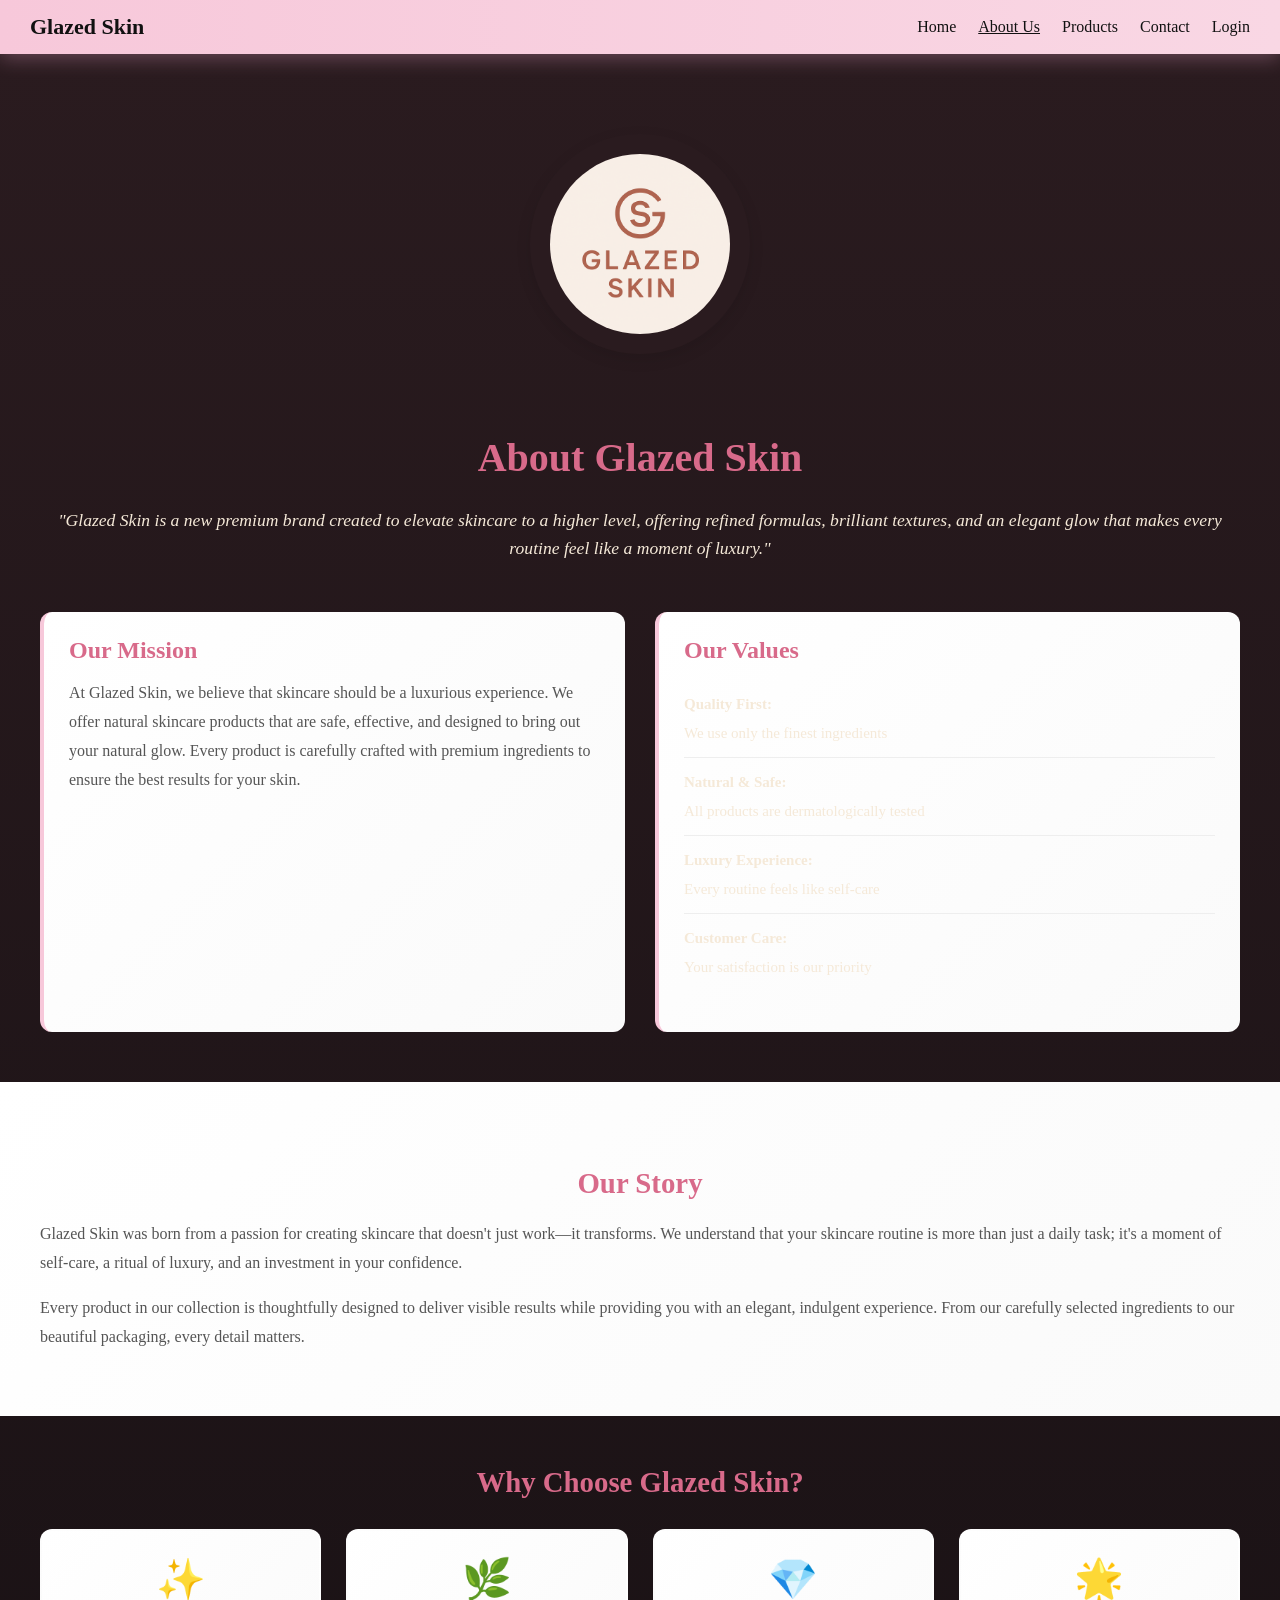
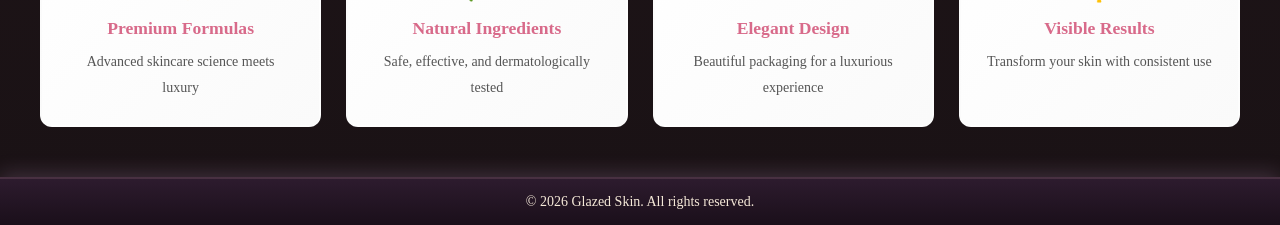
<file: about.html>
<!doctype html>
<html lang="sq">
<head>
  <meta charset="utf-8">
  <meta name="viewport" content="width=device-width,initial-scale=1">
  <title>Glazed Skin - About Us</title>
  <link rel="stylesheet" href="variables.css">
  <link rel="stylesheet" href="about.css">
</head> 
<body>
<header class="site-header">
  <nav class="nav">
    <div class="brand">Glazed Skin</div>
    <div>
      <a href="index.html">Home</a>
      <a href="about.html" class="active">About Us</a>
      <a href="products.html">Products</a>
      <a href="contact.html">Contact</a>
      <a href="login.html">Login</a>
    </div>
  </nav>
</header>

<div class="container">
  <section class="about-section">
    <img src="logo.png" alt="Glazed Skin Logo" class="logo-img">
  </section>
  
  <h1>About Glazed Skin</h1>
  
  <h3>"Glazed Skin is a new premium brand created to elevate skincare to a higher level, offering refined formulas, brilliant textures, and an elegant glow that makes every routine feel like a moment of luxury."</h3>
  
  <div class="content-grid">
    <div class="content-box">
      <h2>Our Mission</h2>
      <p>At Glazed Skin, we believe that skincare should be a luxurious experience. We offer natural skincare products that are safe, effective, and designed to bring out your natural glow. Every product is carefully crafted with premium ingredients to ensure the best results for your skin.</p>
    </div>
    
    <div class="content-box">
      <h2>Our Values</h2>
      <ul class="values-list">
        <li><strong>Quality First:</strong> We use only the finest ingredients</li>
        <li><strong>Natural & Safe:</strong> All products are dermatologically tested</li>
        <li><strong>Luxury Experience:</strong> Every routine feels like self-care</li>
        <li><strong>Customer Care:</strong> Your satisfaction is our priority</li>
      </ul>
    </div>
  </div>
  
  <div class="story-section">
    <h2>Our Story</h2>
    <p>Glazed Skin was born from a passion for creating skincare that doesn't just work—it transforms. We understand that your skincare routine is more than just a daily task; it's a moment of self-care, a ritual of luxury, and an investment in your confidence.</p>
    <p>Every product in our collection is thoughtfully designed to deliver visible results while providing you with an elegant, indulgent experience. From our carefully selected ingredients to our beautiful packaging, every detail matters.</p>
  </div>
  
  <div class="features-section">
    <h2>Why Choose Glazed Skin?</h2>
    <div class="features-grid">
      <div class="feature-item">
        <div class="feature-icon">✨</div>
        <h4>Premium Formulas</h4>
        <p>Advanced skincare science meets luxury</p>
      </div>
      <div class="feature-item">
        <div class="feature-icon">🌿</div>
        <h4>Natural Ingredients</h4>
        <p>Safe, effective, and dermatologically tested</p>
      </div>
      <div class="feature-item">
        <div class="feature-icon">💎</div>
        <h4>Elegant Design</h4>
        <p>Beautiful packaging for a luxurious experience</p>
      </div>
      <div class="feature-item">
        <div class="feature-icon">🌟</div>
        <h4>Visible Results</h4>
        <p>Transform your skin with consistent use</p>
      </div>
    </div>
  </div>
</div>

<footer>
  © 2026 Glazed Skin. All rights reserved.
</footer>
</body>
</html>
</file>
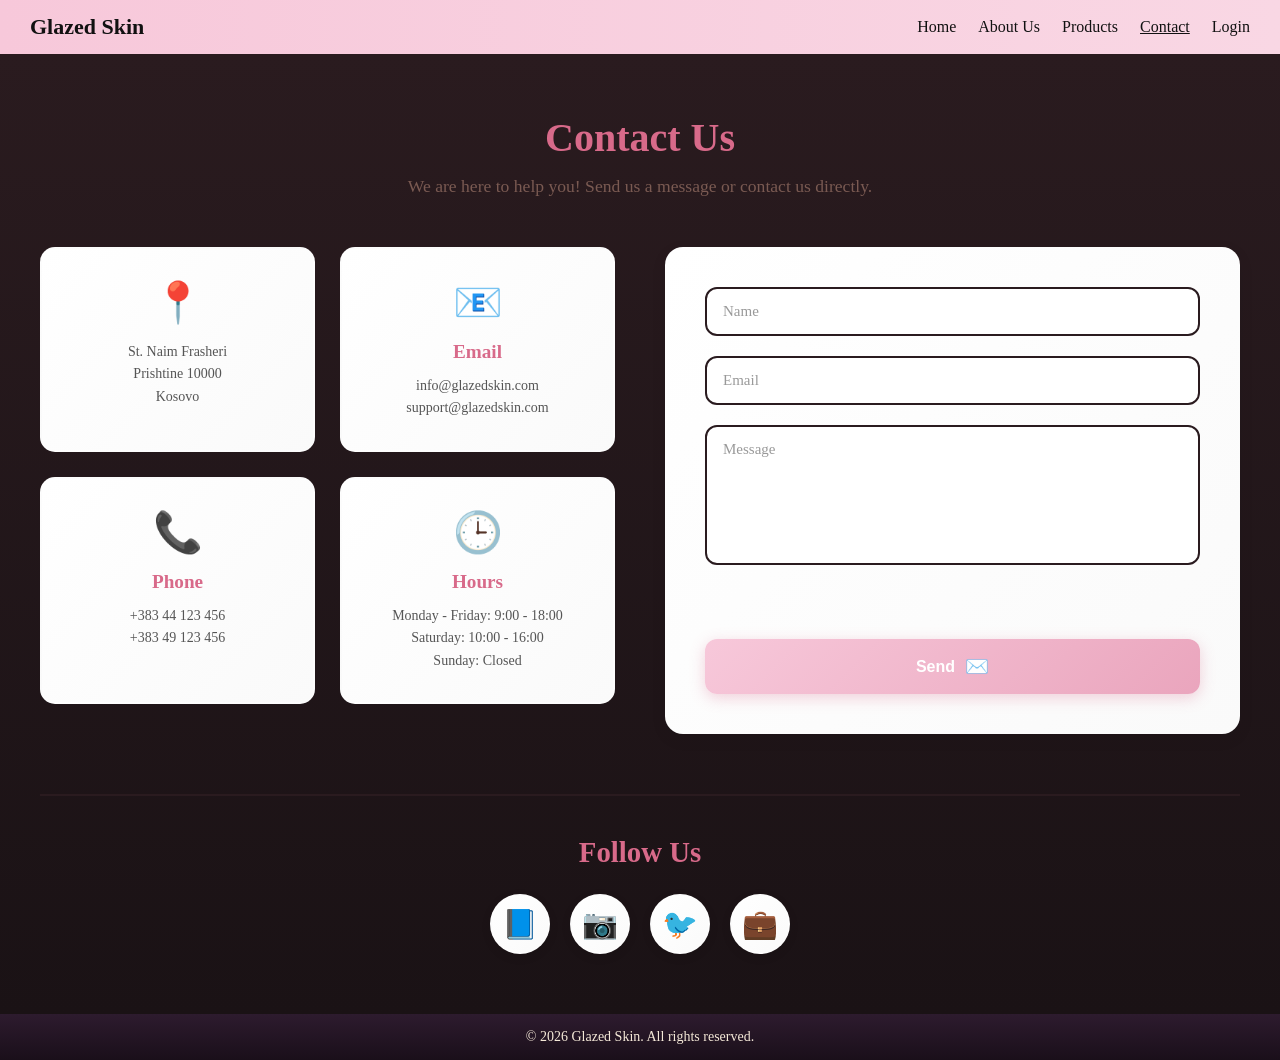
<file: contact.html>
<!doctype html>
<html lang="sq">
<head>
  <meta charset="utf-8">
  <meta name="viewport" content="width=device-width,initial-scale=1">
  <title>Glazed Skin - Contact</title>
  <link rel="stylesheet" href="variables.css">
  <link rel="stylesheet" href="contact.css">
</head> 
<body>
<header class="site-header">
  <nav class="nav">
    <div class="brand">Glazed Skin</div>
    <div>
      <a href="index.html">Home</a>
      <a href="about.html">About Us</a>
      <a href="products.html">Products</a>
      <a href="contact.html" class="active">Contact</a>
      <a href="login.html">Login</a>
    </div>
  </nav>
</header>

<div class="container">
  <h1>Contact Us</h1>
  <p class="subtitle">We are here to help you! Send us a message or contact us directly.</p>
  
  <div class="contact-wrapper">
    <div class="contact-info-section">
      <div class="info-card">
        <div class="info-icon">📍</div>
        <h3><Address></Address></h3>
        <p>St. Naim Frasheri<br>Prishtine 10000<br>Kosovo</p>
      </div>
      
      <div class="info-card">
        <div class="info-icon">📧</div>
        <h3>Email</h3>
        <p>info@glazedskin.com<br>support@glazedskin.com</p>
      </div>
      
      <div class="info-card">
        <div class="info-icon">📞</div>
        <h3>Phone</h3>
        <p>+383 44 123 456<br>+383 49 123 456</p>
      </div>
      
      <div class="info-card">
        <div class="info-icon">🕒</div>
        <h3>Hours</h3>
        <p>Monday - Friday: 9:00 - 18:00<br>Saturday: 10:00 - 16:00<br>Sunday: Closed</p>
      </div>
    </div>
    
    <div class="form-section">
      <form id="contactForm" onsubmit="return validateContact()">
        <div class="form-group">
          <input type="text" id="c_name" placeholder="Name" required>
        </div>
        <div class="form-group">
          <input type="email" id="c_email" placeholder="Email" required>
        </div>
        <div class="form-group">
          <textarea id="c_message" placeholder="Message" required></textarea>
        </div>
        <div id="contactError" class="error"></div>
        <button type="submit">
          <span>Send</span>
          <span class="button-icon">✉️</span>
        </button>
      </form>
    </div>
  </div>
  
  <div class="social-section">
    <h2>Follow Us</h2>
    <div class="social-links">
      <a href="#" class="social-link" aria-label="Facebook">📘</a>
      <a href="#" class="social-link" aria-label="Instagram">📷</a>
      <a href="#" class="social-link" aria-label="Twitter">🐦</a>
      <a href="#" class="social-link" aria-label="LinkedIn">💼</a>
    </div>
  </div>
</div>

<script>
function validateContact(){
  const name = document.getElementById('c_name').value.trim();
  const email = document.getElementById('c_email').value.trim();
  const msg = document.getElementById('c_message').value.trim();
  const err = document.getElementById('contactError');
  err.textContent = "";

  if(name.length<2){ err.textContent="Enter your name"; return false; }
  if(!email.includes("@")){ err.textContent="Invalid email address"; return false; }
  if(msg.length<10){ err.textContent="The message is too short"; return false; }

  alert("Message sent successfully!");
  return false;
}
</script>

<footer>
  © 2026 Glazed Skin. All rights reserved.
</footer>
</body>
</html>
</file>
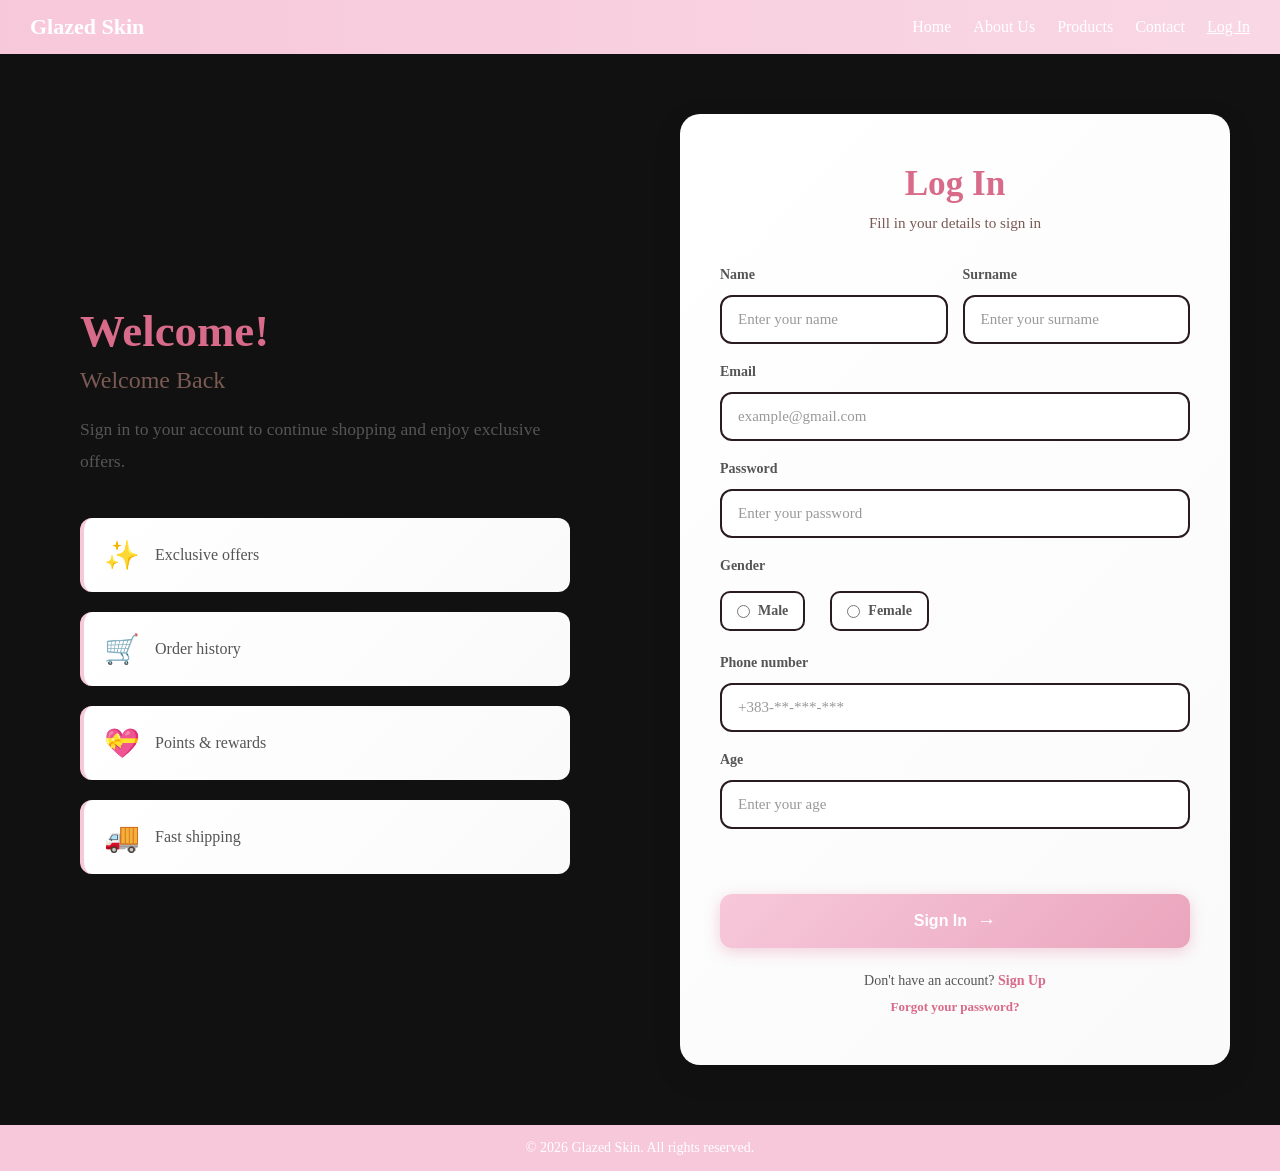
<file: login.html>
<!doctype html>
<html lang="en">
<head>
  <meta charset="utf-8">
  <meta name="viewport" content="width=device-width,initial-scale=1">
  <title>Glazed Skin - Login</title>
  <link rel="stylesheet" href="variables.css">
  <link rel="stylesheet" href="login.css">
</head> 
<body>
<header class="site-header">
  <nav class="nav">
    <div class="brand">Glazed Skin</div>
    <div>
      <a href="index.html">Home</a>
      <a href="about.html">About Us</a>
      <a href="products.html">Products</a>
      <a href="contact.html">Contact</a>
      <a href="login.html" class="active">Log In</a>
    </div>
  </nav>
</header>

<div class="container">
  <div class="login-wrapper">
    <div class="login-left">
      <div class="welcome-section">
        <h1>Welcome!</h1>
        <h2>Welcome Back</h2>
        <p>Sign in to your account to continue shopping and enjoy exclusive offers.</p>
        <div class="features-list">
          <div class="feature-item">
            <span class="feature-icon">✨</span>
            <span>Exclusive offers</span>
          </div>
          <div class="feature-item">
            <span class="feature-icon">🛒</span>
            <span>Order history</span>
          </div>
          <div class="feature-item">
            <span class="feature-icon">💝</span>
            <span>Points & rewards</span>
          </div>
          <div class="feature-item">
            <span class="feature-icon">🚚</span>
            <span>Fast shipping</span>
          </div>
        </div>
      </div>
    </div>
    
    <div class="login-right">
      <div class="form-card">
        <h1>Log In</h1>
        <p class="form-subtitle">Fill in your details to sign in</p>
        
        <form id="loginForm" onsubmit="return validateLogin()">
          <div class="form-row">
            <div class="form-group">
              <label for="name">Name</label>
              <input type="text" id="name" placeholder="Enter your name" required>
            </div>
            <div class="form-group">
              <label for="surname">Surname</label>
              <input type="text" id="surname" placeholder="Enter your surname" required>
            </div>
          </div>
          
          <div class="form-group">
            <label for="email">Email</label>
            <input type="email" id="email" placeholder="example@gmail.com" required>
          </div>
          
          <div class="form-group">
            <label for="password">Password</label>
            <input type="password" id="password" placeholder="Enter your password" required>
          </div>
          
          <div class="form-group">
            <label>Gender</label>
            <div class="radio-group">
              <label class="radio-label">
                <input type="radio" name="gender" value="male">
                <span>Male</span>
              </label>
              <label class="radio-label">
                <input type="radio" name="gender" value="female">
                <span>Female</span>
              </label>
            </div>
          </div>
          
          <div class="form-group">
            <label for="phone">Phone number</label>
            <input type="tel" id="phone" pattern="[\+383-[0-9]{2}-[0-9]{3}-[0-9]{3}" placeholder="+383-**-***-***">
          </div>
          
          <div class="form-group">
            <label for="age">Age</label>
            <input type="number" id="age" min="1" max="120" placeholder="Enter your age">
          </div>
          
          <div id="loginError" class="error"></div>
          
          <button type="submit">
            <span>Sign In</span>
            <span class="button-icon">→</span>
          </button>
        </form>
        
        <div class="form-footer">
          <p>Don't have an account? <a href="register.html">Sign Up</a></p>
          <a href="#" class="forgot-link">Forgot your password?</a>
        </div>
      </div>
    </div>
  </div>
</div>

<script>
function validateLogin(){
  const email = document.getElementById('email').value.trim();
  const pass = document.getElementById('password').value.trim();
  const name = document.getElementById('name').value.trim();
  const surname = document.getElementById('surname').value.trim();
  const err = document.getElementById('loginError');
  err.textContent="";

  if(name.length < 2){ err.textContent="Name must be at least 2 characters"; return false; }
  if(surname.length < 2){ err.textContent="Surname must be at least 2 characters"; return false; }
  if(!email.includes("@")){ err.textContent="Invalid email address"; return false; }
  if(pass.length<6){ err.textContent="Password must contain at least 6 characters"; return false; }

  alert("Login successful!");
  return false;
}
</script>

<footer>
  © 2026 Glazed Skin. All rights reserved.
</footer>
</body>
</html>
</file>
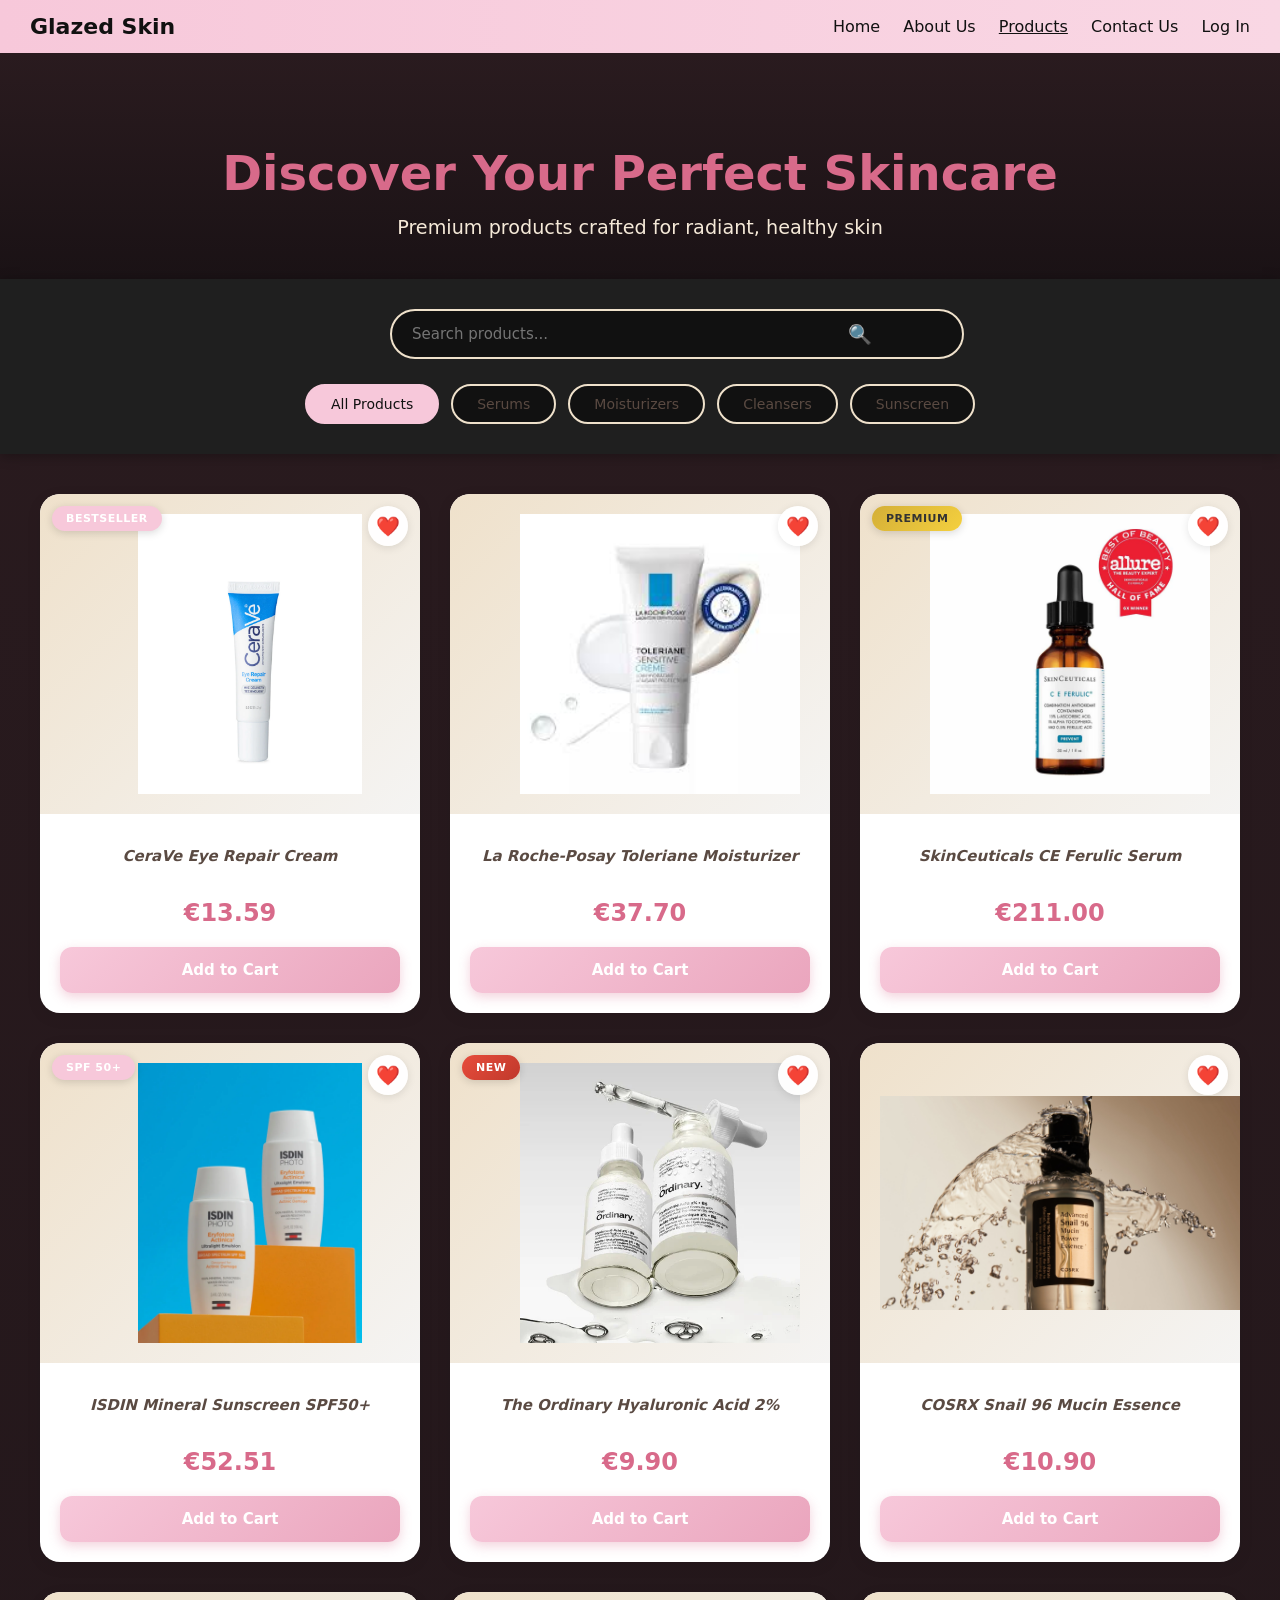
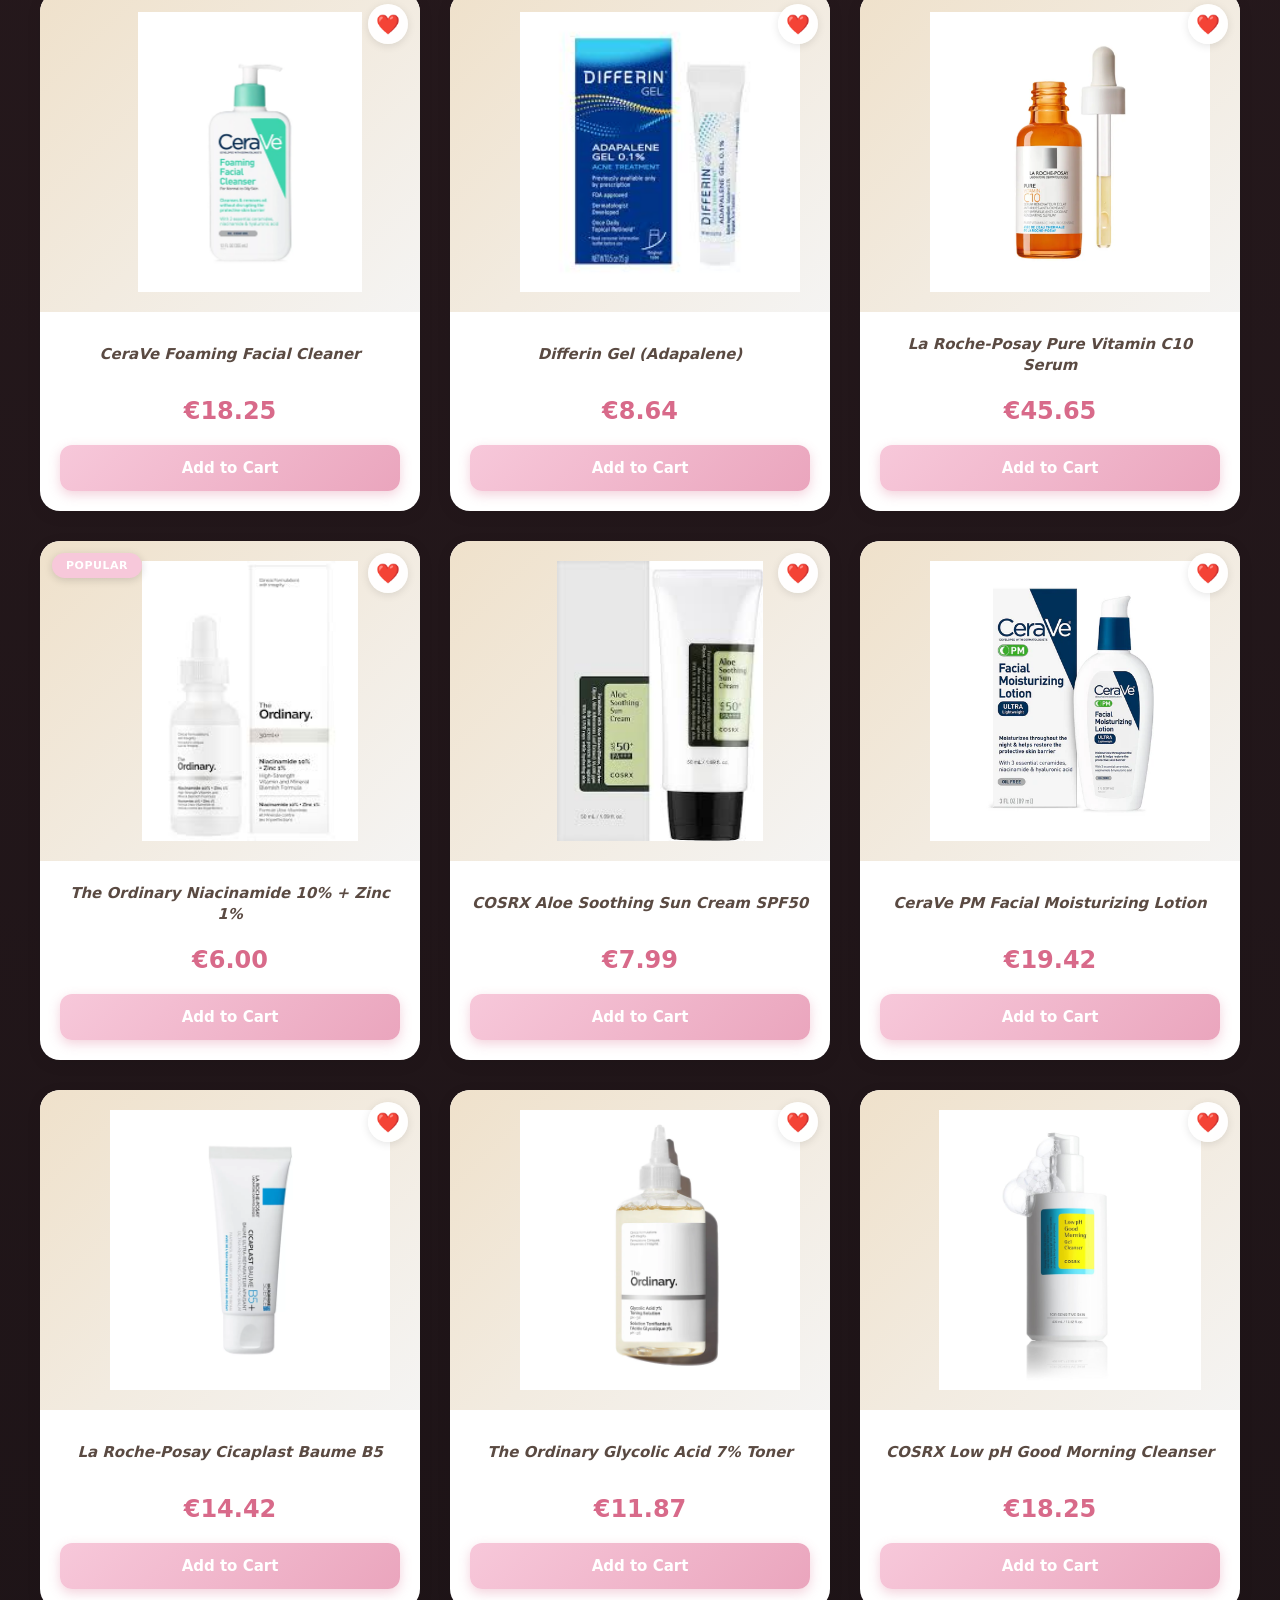
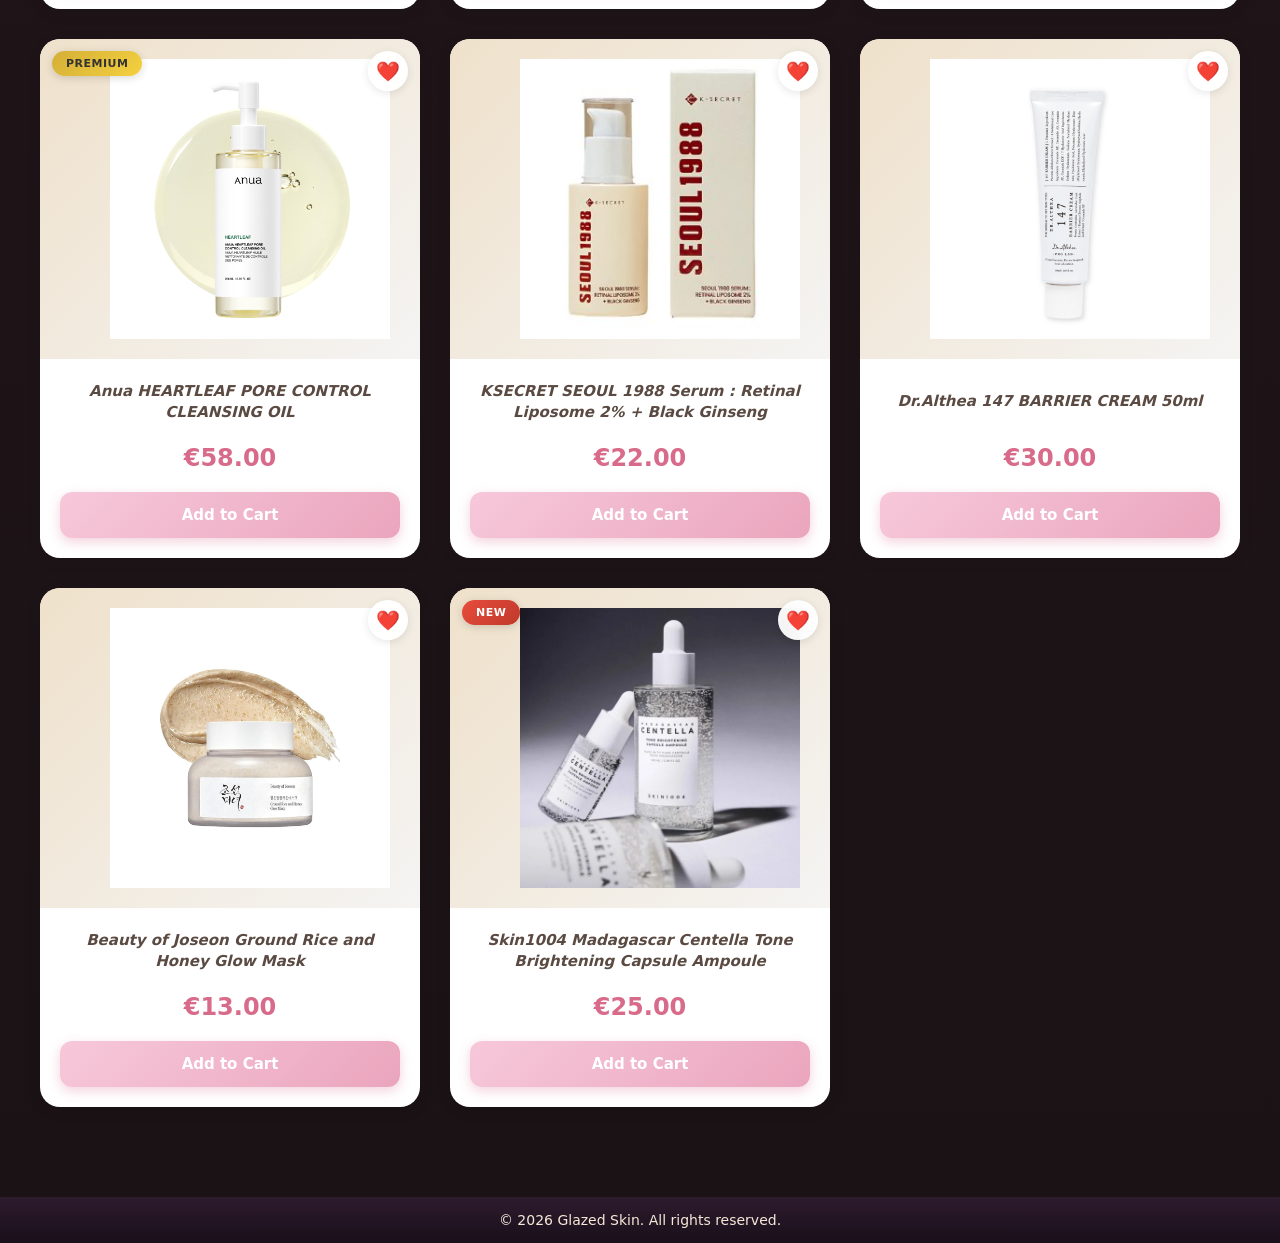
<file: products.html>
<!DOCTYPE html>
<html lang="en">
<head>
  <meta charset="UTF-8">
  <meta name="viewport" content="width=device-width, initial-scale=1.0">
  <title>Glazed Skin - Products</title>
  <link rel="stylesheet" href="variables.css">
  <link rel="stylesheet" href="products.css">
</head>

<body>

<header class="site-header">
  <nav>
    <div class="Brand">Glazed Skin</div>
    <div>
      <a href="index.html">Home</a>
      <a href="about.html">About Us</a>
      <a href="products.html" class="active">Products</a>
      <a href="contact.html">Contact Us</a>
      <a href="login.html">Log In</a>
    </div>
  </nav>
</header>

<main>
  <div class="hero-section">
    <h1>Discover Your Perfect Skincare</h1>
    <p>Premium products crafted for radiant, healthy skin</p>
  </div>

  <div class="filters-section">
    <div class="search-bar">
      <input type="text" id="searchInput" placeholder="Search products...">
      <span class="search-icon">🔍</span>
    </div>
    <div class="filter-buttons">
      <button class="filter-btn active" data-filter="all">All Products</button>
      <button class="filter-btn" data-filter="serum">Serums</button>
      <button class="filter-btn" data-filter="moisturizer">Moisturizers</button>
      <button class="filter-btn" data-filter="cleanser">Cleansers</button>
      <button class="filter-btn" data-filter="sunscreen">Sunscreen</button>
    </div>
  </div>

  <div class="products-grid" id="productsGrid">

    <!-- Product 1 -->
    <div class="product-card" data-category="moisturizer">
      <div class="product-badge">Bestseller</div>
      <button class="wishlist-btn" aria-label="Add to wishlist">❤️</button>
      <a href="products.html#product1" class="product-link">
        <div class="product-image">
          <img src="cera ve.jpg" alt="CeraVe Eye Repair Cream">
        </div>
        <div class="product-info">
          <div class="caption"><b><i>CeraVe Eye Repair Cream</i></b></div>
          <p class="price">€13.59</p>
          <button class="add-to-cart">Add to Cart</button>
        </div>
      </a>
    </div>

    <!-- Product 2 -->
    <div class="product-card" data-category="moisturizer">
      <button class="wishlist-btn" aria-label="Add to wishlist">❤️</button>
      <a href="products.html#product2" class="product-link">
        <div class="product-image">
          <img src="creme.jpg" alt="La Roche-Posay Toleriane Moisturizer">
        </div>
        <div class="product-info">
          <div class="caption"><b><i>La Roche-Posay Toleriane Moisturizer</i></b></div>
          <p class="price">€37.70</p>
          <button class="add-to-cart">Add to Cart</button>
        </div>
      </a>
    </div>

    <!-- Product 3 -->
    <div class="product-card" data-category="serum">
      <div class="product-badge premium">Premium</div>
      <button class="wishlist-btn" aria-label="Add to wishlist">❤️</button>
      <a href="products.html#product3" class="product-link">
        <div class="product-image">
          <img src="vitamince.webp" alt="SkinCeuticals CE Ferulic Serum">
        </div>
        <div class="product-info">
          <div class="caption"><b><i>SkinCeuticals CE Ferulic Serum</i></b></div>
          <p class="price">€211.00</p>
          <button class="add-to-cart">Add to Cart</button>
        </div>
      </a>
    </div>

    <!-- Product 4 -->
    <div class="product-card" data-category="sunscreen">
      <div class="product-badge">SPF 50+</div>
      <button class="wishlist-btn" aria-label="Add to wishlist">❤️</button>
      <a href="products.html#product4" class="product-link">
        <div class="product-image">
          <img src="sunscreen.webp" alt="ISDIN Mineral Sunscreen SPF50+">
        </div>
        <div class="product-info">
          <div class="caption"><b><i>ISDIN Mineral Sunscreen SPF50+</i></b></div>
          <p class="price">€52.51</p>
          <button class="add-to-cart">Add to Cart</button>
        </div>
      </a>
    </div>

    <!-- Product 5 -->
    <div class="product-card" data-category="serum">
      <div class="product-badge new">New</div>
      <button class="wishlist-btn" aria-label="Add to wishlist">❤️</button>
      <a href="products.html#product5" class="product-link">
        <div class="product-image">
          <img src="Hyaluronic_Acid_2_B51.webp" alt="The Ordinary Hyaluronic Acid 2%">
        </div>
        <div class="product-info">
          <div class="caption"><b><i>The Ordinary Hyaluronic Acid 2%</i></b></div>
          <p class="price">€9.90</p>
          <button class="add-to-cart">Add to Cart</button>
        </div>
      </a>
    </div>

    <!-- Product 6 -->
    <div class="product-card" data-category="serum">
      <button class="wishlist-btn" aria-label="Add to wishlist">❤️</button>
      <a href="products.html#product6" class="product-link">
        <div class="product-image">
          <img src="Edited-Article-5.jpg" alt="COSRX Snail 96 Mucin Essence">
        </div>
        <div class="product-info">
          <div class="caption"><b><i>COSRX Snail 96 Mucin Essence</i></b></div>
          <p class="price">€10.90</p>
          <button class="add-to-cart">Add to Cart</button>
        </div>
      </a>
    </div>

    <!-- Product 7 -->
    <div class="product-card" data-category="cleanser">
      <button class="wishlist-btn" aria-label="Add to wishlist">❤️</button>
      <a href="products.html#product7" class="product-link">
        <div class="product-image">
          <img src="ceravefoam.webp" alt="CeraVe Foaming Facial Cleanser">
        </div>
        <div class="product-info">
          <div class="caption"><b><i>CeraVe Foaming Facial Cleaner</i></b></div>
          <p class="price">€18.25</p>
          <button class="add-to-cart">Add to Cart</button>
        </div>
      </a>
    </div>

    <!-- Product 8 -->
    <div class="product-card" data-category="serum">
      <button class="wishlist-btn" aria-label="Add to wishlist">❤️</button>
      <a href="products.html#product8" class="product-link">
        <div class="product-image">
          <img src="differinacne.jpg" alt="Differin Gel (Adapalene)">
        </div>
        <div class="product-info">
          <div class="caption"><b><i>Differin Gel (Adapalene)</i></b></div>
          <p class="price">€8.64</p>
          <button class="add-to-cart">Add to Cart</button>
        </div>
      </a>
    </div>

    <!-- Product 9 -->
    <div class="product-card" data-category="serum">
      <button class="wishlist-btn" aria-label="Add to wishlist">❤️</button>
      <a href="products.html#product9" class="product-link">
        <div class="product-image">
          <img src="la-roche-posay-pure-vitamin-c10-30ml-1.webp" alt="La Roche-Posay Vitamin C10 Serum">
        </div>
        <div class="product-info">
          <div class="caption"><b><i>La Roche-Posay Pure Vitamin C10 Serum</i></b></div>
          <p class="price">€45.65</p>
          <button class="add-to-cart">Add to Cart</button>
        </div>
      </a>
    </div>

    <!-- Product 10 -->
    <div class="product-card" data-category="serum">
      <div class="product-badge">Popular</div>
      <button class="wishlist-btn" aria-label="Add to wishlist">❤️</button>
      <a href="products.html#product10" class="product-link">
        <div class="product-image">
          <img src="ordinary.jpg" alt="The Ordinary Niacinamide 10% + Zinc 1%">
        </div>
        <div class="product-info">
          <div class="caption"><b><i>The Ordinary Niacinamide 10% + Zinc 1%</i></b></div>
          <p class="price">€6.00</p>
          <button class="add-to-cart">Add to Cart</button>
        </div>
      </a>
    </div>

    <!-- Product 11 -->
    <div class="product-card" data-category="sunscreen">
      <button class="wishlist-btn" aria-label="Add to wishlist">❤️</button>
      <a href="products.html#product11" class="product-link">
        <div class="product-image">
          <img src="suncream1.jpg" alt="COSRX Aloe Soothing Sun Cream SPF50">
        </div>
        <div class="product-info">
          <div class="caption"><b><i>COSRX Aloe Soothing Sun Cream SPF50</i></b></div>
          <p class="price">€7.99</p>
          <button class="add-to-cart">Add to Cart</button>
        </div>
      </a>
    </div>

    <!-- Product 12 -->
    <div class="product-card" data-category="moisturizer">
      <button class="wishlist-btn" aria-label="Add to wishlist">❤️</button>
      <a href="products.html#product12" class="product-link">
        <div class="product-image">
          <img src="PMFacialMoisturizingLotion2.webp" alt="CeraVe PM Facial Moisturizing Lotion">
        </div>
        <div class="product-info">
          <div class="caption"><b><i>CeraVe PM Facial Moisturizing Lotion</i></b></div>
          <p class="price">€19.42</p>
          <button class="add-to-cart">Add to Cart</button>
        </div>
      </a>
    </div>

    <!-- Product 13 -->
    <div class="product-card" data-category="moisturizer">
      <button class="wishlist-btn" aria-label="Add to wishlist">❤️</button>
      <a href="products.html#product13" class="product-link">
        <div class="product-image">
          <img src="la-roche-posay-baume-b5-isobiome-100ml.webp" alt="La Roche-Posay Cicaplast Baume B5">
        </div>
        <div class="product-info">
          <div class="caption"><b><i>La Roche-Posay Cicaplast Baume B5</i></b></div>
          <p class="price">€14.42</p>
          <button class="add-to-cart">Add to Cart</button>
        </div>
      </a>
    </div>

    <!-- Product 14 -->
    <div class="product-card" data-category="cleanser">
      <button class="wishlist-btn" aria-label="Add to wishlist">❤️</button>
      <a href="products.html#product14" class="product-link">
        <div class="product-image">
          <img src="GlycolicAcid7_ExfoliatingToner240ml.webp" alt="The Ordinary Glycolic Acid 7% Toner">
        </div>
        <div class="product-info">
          <div class="caption"><b><i>The Ordinary Glycolic Acid 7% Toner</i></b></div>
          <p class="price">€11.87</p>
          <button class="add-to-cart">Add to Cart</button>
        </div>
      </a>
    </div>

    <!-- Product 15 -->
    <div class="product-card" data-category="cleanser">
      <button class="wishlist-btn" aria-label="Add to wishlist">❤️</button>
      <a href="products.html#product15" class="product-link">
        <div class="product-image">
          <img src="cosrx.jpg" alt="COSRX Low pH Good Morning Cleanser">
        </div>
        <div class="product-info">
          <div class="caption"><b><i>COSRX Low pH Good Morning Cleanser</i></b></div>
          <p class="price">€18.25</p>
          <button class="add-to-cart">Add to Cart</button>
        </div>
      </a>
    </div>

    <!-- Product 16 -->
    <div class="product-card" data-category="cleanser">
      <div class="product-badge premium">Premium</div>
      <button class="wishlist-btn" aria-label="Add to wishlist">❤️</button>
      <a href="products.html#product16" class="product-link">
        <div class="product-image">
          <img src="anua.jpg" alt="Anua HEARTLEAF PORE CONTROL CLEANSING OIL">
        </div>
        <div class="product-info">
          <div class="caption"><b><i>Anua HEARTLEAF PORE CONTROL CLEANSING OIL</i></b></div>
          <p class="price">€58.00</p>
          <button class="add-to-cart">Add to Cart</button>
        </div>
      </a>
    </div>

    <!-- Product 17 -->
    <div class="product-card" data-category="serum">
      <button class="wishlist-btn" aria-label="Add to wishlist">❤️</button>
      <a href="products.html#product17" class="product-link">
        <div class="product-image">
          <img src="seoul.jpg" alt="KSECRET SEOUL 1988 Serum : Retinal Liposome 2% + Black Ginseng">
        </div>
        <div class="product-info">
          <div class="caption"><b><i>KSECRET SEOUL 1988 Serum : Retinal Liposome 2% + Black Ginseng</i></b></div>
          <p class="price">€22.00</p>
          <button class="add-to-cart">Add to Cart</button>
        </div>
      </a>
    </div>

    <!-- Product 18 -->
    <div class="product-card" data-category="moisturizer">
      <button class="wishlist-btn" aria-label="Add to wishlist">❤️</button>
      <a href="products.html#product18" class="product-link">
        <div class="product-image">
          <img src="drcream.webp" alt="Dr.Althea 147 BARRIER CREAM 50ml">
        </div>
        <div class="product-info">
          <div class="caption"><b><i>Dr.Althea 147 BARRIER CREAM 50ml</i></b></div>
          <p class="price">€30.00</p>
          <button class="add-to-cart">Add to Cart</button>
        </div>
      </a>
    </div>

    <!-- Product 19 -->
    <div class="product-card" data-category="moisturizer">
      <button class="wishlist-btn" aria-label="Add to wishlist">❤️</button>
      <a href="products.html#product19" class="product-link">
        <div class="product-image">
          <img src="joseon.webp" alt="Beauty of Joseon Ground Rice and Honey Glow Mask">
        </div>
        <div class="product-info">
          <div class="caption"><b><i>Beauty of Joseon Ground Rice and Honey Glow Mask</i></b></div>
          <p class="price">€13.00</p>
          <button class="add-to-cart">Add to Cart</button>
        </div>
      </a>
    </div>

    <!-- Product 20 -->
    <div class="product-card" data-category="serum">
      <div class="product-badge new">New</div>
      <button class="wishlist-btn" aria-label="Add to wishlist">❤️</button>
      <a href="products.html#product20" class="product-link">
        <div class="product-image">
          <img src="centella.webp" alt="Skin1004 Madagascar Centella Tone Brightening Capsule Ampoule">
        </div>
        <div class="product-info">
          <div class="caption"><b><i>Skin1004 Madagascar Centella Tone Brightening Capsule Ampoule</i></b></div>
          <p class="price">€25.00</p>
          <button class="add-to-cart">Add to Cart</button>
        </div>
      </a>
    </div>

  </div>
</main>

<footer>
  © 2026 Glazed Skin. All rights reserved.
</footer>

<script src="products.js"></script>
</body>
</html>
</file>
<file: variables.css>
:root {
  --pink: #f7c8da;
  --pink-light: #f9d7e4;
  --beige: #111;
  --beige-dark: #2a1b1f;
  --text: #f5e9d8;
}
</file>
<file: about.css>
.site-header {
  background: linear-gradient(90deg, #f7c8da, #f9d7e4);
  padding: 14px 30px;
  box-shadow: 0 4px 20px rgba(255, 179, 217, 0.3);
  position: relative;
  overflow: hidden;
}
.site-header::before {
  content: '';
  position: absolute;
  top: 0;
  left: -100%;
  width: 100%;
  height: 100%;
  background: linear-gradient(90deg, transparent, rgba(255, 255, 255, 0.2), transparent);
  animation: shimmer 3s infinite;
}
@keyframes shimmer {
  0% { left: -100%; }
  100% { left: 100%; }
}
nav {
  display: flex;
  justify-content: space-between;
  align-items: center;
  position: relative;
  z-index: 1;
}
.brand {
  font-size: 22px;
  font-weight: bold;
  color: #111;
  position: relative;
  z-index: 1;
}
nav a {
  text-decoration: none;
  color: #111;
  margin-left: 18px;
  font-weight: 500;
  position: relative;
  z-index: 1;
}
nav a:hover,
nav a.active {
  text-decoration: underline;
}
body {
  width: 100%;
  min-height: 100vh;
  margin: 0;
  padding: 0;
  background: #111;
  color: #f5e9d8;
  display: flex;
  flex-direction: column;
  overflow-x: hidden;
}
.container {
  flex: 1;
  width: 100%;
  padding: 0;
  background: linear-gradient(180deg, #2a1b1f, #1a1215);
  text-align: center;
}
.container > h1,
.container > h3 {
  padding: 0 40px;
}
.about-section {
  display: flex;
  justify-content: center;
  align-items: center;
  margin: 40px 0 40px 0;
  padding: 40px 0;
}
.logo-img {
  width: 180px;
  height: 180px;
  max-width: 100%;
  border-radius: 50%;
  background-color: var(--beige-dark);
  padding: 20px;
  object-fit: contain;
  box-shadow: 0 5px 15px rgba(0, 0, 0, 0.1);
  transition: transform 0.3s ease;
}
.logo-img:hover {
  transform: scale(1.05);
}
h1 {
  color: #d86a8a;
  margin: 40px 0 25px 0;
  font-size: 2.5rem;
}
h2 {
  color: #d86a8a;
  margin: 35px 0 20px 0;
  font-size: 1.8rem;
}
h3 {
  font-weight: 400;
  line-height: 1.6;
  margin: 0 auto 50px auto;
  color: #f5e9d8;
  font-size: 1.1rem;
  font-style: italic;
  max-width: 1200px;
}
h4 {
  color: #d86a8a;
  margin: 15px 0 10px 0;
  font-size: 1.2rem;
}
p {
  font-size: 16px;
  line-height: 1.8;
  color: #f5e9d8;
  margin-bottom: 15px;
}
.story-section p {
  max-width: 1200px;
  margin-left: auto;
  margin-right: auto;
}
.content-grid {
  display: grid;
  grid-template-columns: repeat(auto-fit, minmax(280px, 1fr));
  gap: 30px;
  margin: 50px auto;
  padding: 0 40px;
  max-width: 1400px;
  text-align: left;
}
.content-box {
  background: linear-gradient(135deg, #fff 0%, #fafafa 100%);
  padding: 25px;
  border-radius: 12px;
  border-left: 4px solid var(--pink);
}
.content-box h2 {
  color: #d86a8a;
  font-size: 1.5rem;
  margin: 0 0 15px 0;
  text-align: left;
}
.content-box p {
  text-align: left;
  margin: 0;
  color: #555;
}
.values-list {
  list-style: none;
  padding: 0;
  text-align: left;
}
.values-list li {
  padding: 12px 0;
  border-bottom: 1px solid #eee;
  font-size: 15px;
  line-height: 1.6;
}
.values-list li:last-child {
  border-bottom: none;
}
.values-list strong {
  color: #f5e9d8;
  display: block;
  margin-bottom: 5px;
}
.story-section {
  margin: 50px 0;
  padding: 50px 40px;
  background: linear-gradient(135deg, #fff 0%, #fafafa 100%);
  text-align: left;
  max-width: 100%;
}
.story-section h2 {
  text-align: center;
  margin-bottom: 20px;
}
.story-section p {
  text-align: left;
  color: #555;
}
.features-section {
  margin-top: 50px;
  padding: 0 40px 50px 40px;
  max-width: 1400px;
  margin-left: auto;
  margin-right: auto;
}
.features-grid {
  display: grid;
  grid-template-columns: repeat(auto-fit, minmax(200px, 1fr));
  gap: 25px;
  margin-top: 30px;
}
.feature-item {
  padding: 25px;
  background: linear-gradient(135deg, #fff 0%, #fafafa 100%);
  border-radius: 12px;
  transition: transform 0.3s ease, box-shadow 0.3s ease;
  border: 2px solid transparent;
}
.feature-item:hover {
  transform: translateY(-5px);
  box-shadow: 0 8px 20px rgba(216, 106, 138, 0.15);
  border-color: #d86a8a;
}
.feature-icon {
  font-size: 2.5rem;
  margin-bottom: 15px;
}
.feature-item h4 {
  margin: 15px 0 10px 0;
  font-size: 1.1rem;
}
.feature-item p {
  font-size: 14px;
  color: #555;
  margin: 0;
}
footer {
  background: linear-gradient(180deg, #2d1b2e 0%, #1a0f1a 100%);
  color: #f5e9d8;
  text-align: center;
  padding: 15px;
  font-size: 14px;
  border-top: 2px solid rgba(255, 179, 217, 0.2);
  box-shadow: 0 -4px 20px rgba(212, 165, 217, 0.2);
}
@media (max-width: 768px) {
  h1,
  h3 {
    padding: 0 20px;
  }
  .content-grid {
    padding: 0 20px;
  }
  .features-section {
    padding: 0 20px 40px 20px;
  }
  .story-section {
    padding: 40px 20px;
  }
  .card h1 {
    font-size: 2rem;
  }
  .card h2 {
    font-size: 1.5rem;
  }
  .content-grid {
    grid-template-columns: 1fr;
    gap: 20px;
  }
  .features-grid {
    grid-template-columns: 1fr;
    gap: 20px;
  }
  .logo-img {
    width: 150px;
    height: 150px;
  }
  nav {
    flex-direction: column;
    gap: 10px;
  }
  nav a {
    margin: 0 8px;
  }
}
@media (max-width: 600px) {
  h1,
  h3 {
    padding: 0 15px;
  }
  .story-section {
    padding: 30px 15px;
  }
  .content-box {
    padding: 20px;
  }
  .content-grid {
    padding: 0 15px;
  }
  .features-section {
    padding: 0 15px 30px 15px;
  }
}
</file>
<file: contact.css>
* {
  margin: 0;
  padding: 0;
  box-sizing: border-box;
}

body {
  background-color: var(--beige);
  color: var(--text);
  min-height: 100vh;
  display: flex;
  flex-direction: column;
} 

.site-header {
  background: linear-gradient(90deg, var(--pink), var(--pink-light));
  padding: 14px 30px;
}

nav {
  display: flex;
  justify-content: space-between;
  align-items: center;
}

.brand {
  font-size: 22px;
  font-weight: bold;
  color: #111;
}

nav a {
  text-decoration: none;
  color: #111;
  margin-left: 18px;
  font-weight: 500;
}

nav a:hover,
nav a.active {
  text-decoration: underline;
}

/* CONTAINER */
.container {
  flex: 1;
  width: 100%;
  padding: 60px 40px;
  text-align: center;
  background: linear-gradient(180deg, #2a1b1f, #1a1215);
}

.container h1 {
  color: #d86a8a;
  margin-bottom: 15px;
  font-size: 2.5rem;
}

.subtitle {
  color: #7a5a52;
  font-size: 1.1rem;
  margin-bottom: 50px;
  max-width: 600px;
  margin-left: auto;
  margin-right: auto;
}

.contact-wrapper {
  display: grid;
  grid-template-columns: 1fr 1fr;
  gap: 50px;
  max-width: 1200px;
  margin: 0 auto 60px auto;
  align-items: start;
}
.contact-info-section {
  display: grid;
  grid-template-columns: repeat(2, 1fr);
  gap: 25px;
}
.info-card {
  background: linear-gradient(135deg, #fff 0%, #fafafa 100%);
  padding: 30px 25px;
  border-radius: 15px;
  text-align: center;
  transition: transform 0.3s ease, box-shadow 0.3s ease;
  border: 2px solid transparent;
}
.info-card:hover {
  transform: translateY(-5px);
  box-shadow: 0 8px 20px rgba(216, 106, 138, 0.15);
  border-color: var(--pink);
}

.info-icon {
  font-size: 2.5rem;
  margin-bottom: 15px;
}

.info-card h3 {
  color: #d86a8a;
  font-size: 1.2rem;
  margin-bottom: 12px;
}

.info-card p {
  color: #555;
  font-size: 14px;
  line-height: 1.6;
  margin: 0;
}

.form-section {
  background: linear-gradient(135deg, #fff 0%, #fafafa 100%);
  padding: 40px;
  border-radius: 18px;
  box-shadow: 0 5px 15px rgba(0, 0, 0, 0.08);
}
form {
  display: flex;
  flex-direction: column;
  gap: 20px;
}

.form-group {
  position: relative;
}

input,
textarea {
  width: 100%;
  padding: 14px 16px;
  border-radius: 12px;
  border: 2px solid var(--beige-dark);
  font-size: 15px;
  font-family: inherit;
  transition: all 0.3s ease;
  background-color: #fff;
}

textarea {
  resize: none;
  height: 140px;
  font-family: inherit;
}

input:focus,
textarea:focus {
  outline: none;
  border-color: var(--pink);
  box-shadow: 0 0 0 3px rgba(247, 200, 218, 0.2);
  transform: translateY(-2px);
}

input::placeholder,
textarea::placeholder {
  color: #999;
}

button {
  background: linear-gradient(135deg, var(--pink) 0%, #eaa5bd 100%);
  color: #fff;
  border: none;
  padding: 16px 32px;
  border-radius: 12px;
  font-size: 16px;
  font-weight: 600;
  cursor: pointer;
  transition: all 0.3s ease;
  display: flex;
  align-items: center;
  justify-content: center;
  gap: 10px;
  margin-top: 10px;
  box-shadow: 0 4px 15px rgba(216, 106, 138, 0.3);
}

button:hover {
  transform: translateY(-2px);
  box-shadow: 0 6px 20px rgba(216, 106, 138, 0.4);
  background: linear-gradient(135deg, #eaa5bd 0%, var(--pink) 100%);
}

button:active {
  transform: translateY(0);
}

.button-icon {
  font-size: 1.2rem;
}
.error {
  color: #c94a4a;
  font-size: 14px;
  min-height: 20px;
  text-align: left;
  padding-left: 5px;
  font-weight: 500;
}
.social-section {
  margin-top: 60px;
  padding-top: 40px;
  border-top: 2px solid var(--beige-dark);
}

.social-section h2 {
  color: #d86a8a;
  font-size: 1.8rem;
  margin-bottom: 25px;
}

.social-links {
  display: flex;
  justify-content: center;
  gap: 20px;
  flex-wrap: wrap;
}

.social-link {
  display: inline-flex;
  align-items: center;
  justify-content: center;
  width: 60px;
  height: 60px;
  background: linear-gradient(135deg, #fff 0%, #fafafa 100%);
  border-radius: 50%;
  font-size: 1.8rem;
  text-decoration: none;
  transition: all 0.3s ease;
  border: 2px solid transparent;
  box-shadow: 0 3px 10px rgba(0, 0, 0, 0.1);
}

.social-link:hover {
  transform: translateY(-5px) scale(1.1);
  box-shadow: 0 8px 20px rgba(216, 106, 138, 0.25);
  border-color: var(--pink);
  background: linear-gradient(135deg, var(--pink-light) 0%, #fff 100%);
}
footer {
  background: linear-gradient(180deg, #2d1b2e 0%, #1a0f1a 100%);  color: #f5e9d8;
  text-align: center;
  padding: 15px;
  font-size: 14px;
}
@media (max-width: 968px) {
  .contact-wrapper {
    grid-template-columns: 1fr;
    gap: 40px;
  }
  
  .contact-info-section {
    grid-template-columns: repeat(2, 1fr);
  }
}

@media (max-width: 768px) {
  .container {
    padding: 40px 20px;
  }
  
  .container h1 {
    font-size: 2rem;
  }
  
  .contact-info-section {
    grid-template-columns: 1fr;
  }
  
  .form-section {
    padding: 30px 25px;
  }
}

@media (max-width: 600px) {
  .container {
    padding: 30px 15px;
  }
  
  .form-section {
    padding: 25px 20px;
  }
  
  nav {
    flex-direction: column;
    gap: 10px;
  }
  
  nav a {
    margin: 0 8px;
  }
  
  .social-link {
    width: 50px;
    height: 50px;
    font-size: 1.5rem;
  }
}
</file>
<file: login.css>
* {
  margin: 0;
  padding: 0;
  box-sizing: border-box;
}
body {
  background-color: var(--beige);
  color: var(--text);
  min-height: 100vh;
  display: flex;
  flex-direction: column;
} 
.site-header {
  background: linear-gradient(90deg, var(--pink), var(--pink-light));
  padding: 14px 30px;
}

nav {
  display: flex;
  justify-content: space-between;
  align-items: center;
}

.brand {
  font-size: 22px;
  font-weight: bold;
  color: #fff;
}

nav a {
  text-decoration: none;
  color: #fff;
  margin-left: 18px;
  font-weight: 500;
}

nav a:hover,
nav a.active {
  text-decoration: underline;
}
.container {
  flex: 1;
  width: 100%;
  padding: 60px 40px;
  display: flex;
  align-items: center;
  justify-content: center;
}
.login-wrapper {
  display: grid;
  grid-template-columns: 1fr 1fr;
  gap: 60px;
  max-width: 1200px;
  width: 100%;
  align-items: center;
}
.login-left {
  padding: 40px;
}

.welcome-section h1 {
  color: #d86a8a;
  font-size: 2.8rem;
  margin-bottom: 10px;
}

.welcome-section h2 {
  color: #7a5a52;
  font-size: 1.5rem;
  font-weight: 400;
  margin-bottom: 20px;
}

.welcome-section > p {
  color: #555;
  font-size: 1.1rem;
  line-height: 1.8;
  margin-bottom: 40px;
  max-width: 500px;
}

.features-list {
  display: flex;
  flex-direction: column;
  gap: 20px;
}

.feature-item {
  display: flex;
  align-items: center;
  gap: 15px;
  padding: 20px;
  background: linear-gradient(135deg, #fff 0%, #fafafa 100%);
  border-radius: 12px;
  border-left: 4px solid var(--pink);
  transition: transform 0.3s ease, box-shadow 0.3s ease;
}

.feature-item:hover {
  transform: translateX(5px);
  box-shadow: 0 5px 15px rgba(216, 106, 138, 0.15);
}

.feature-icon {
  font-size: 1.8rem;
}

.feature-item span:last-child {
  color: #555;
  font-size: 1rem;
  font-weight: 500;
}
.login-right {
  display: flex;
  justify-content: center;
  align-items: center;
}

.form-card {
  background: linear-gradient(135deg, #fff 0%, #fafafa 100%);
  width: 100%;
  max-width: 550px;
  padding: 50px 40px;
  border-radius: 20px;
  box-shadow: 0 10px 30px rgba(0, 0, 0, 0.1);
}

.form-card h1 {
  color: #d86a8a;
  margin-bottom: 10px;
  font-size: 2.2rem;
  text-align: center;
}

.form-subtitle {
  color: #7a5a52;
  font-size: 0.95rem;
  text-align: center;
  margin-bottom: 35px;
}
form {
  display: flex;
  flex-direction: column;
  gap: 20px;
}

.form-row {
  display: grid;
  grid-template-columns: 1fr 1fr;
  gap: 15px;
}

.form-group {
  display: flex;
  flex-direction: column;
  gap: 8px;
}

label {
  font-size: 14px;
  font-weight: 600;
  color: #555;
  margin-bottom: 4px;
}

input[type="text"],
input[type="email"],
input[type="password"],
input[type="tel"],
input[type="number"] {
  padding: 14px 16px;
  border-radius: 12px;
  border: 2px solid var(--beige-dark);
  font-size: 15px;
  width: 100%;
  font-family: inherit;
  transition: all 0.3s ease;
  background-color: #fff;
}

input:focus {
  outline: none;
  border-color: var(--pink);
  box-shadow: 0 0 0 3px rgba(247, 200, 218, 0.2);
  transform: translateY(-2px);
}

input::placeholder {
  color: #999;
}
.radio-group {
  display: flex;
  gap: 25px;
  margin-top: 5px;
}

.radio-label {
  display: flex;
  align-items: center;
  gap: 8px;
  cursor: pointer;
  padding: 10px 15px;
  border-radius: 10px;
  border: 2px solid var(--beige-dark);
  transition: all 0.3s ease;
  background-color: #fff;
}

.radio-label:hover {
  border-color: var(--pink);
  background-color: var(--pink-light);
}

.radio-label input[type="radio"] {
  width: auto;
  margin: 0;
  cursor: pointer;
  accent-color: var(--pink);
}

.radio-label input[type="radio"]:checked + span {
  color: #d86a8a;
  font-weight: 600;
}

.radio-label:has(input[type="radio"]:checked) {
  border-color: var(--pink);
  background-color: var(--pink-light);
}

.radio-label span {
  color: #555;
  font-size: 14px;
}
button {
  margin-top: 10px;
  background: linear-gradient(135deg, var(--pink) 0%, #eaa5bd 100%);
  color: #fff;
  border: none;
  padding: 16px 32px;
  border-radius: 12px;
  font-size: 16px;
  font-weight: 600;
  cursor: pointer;
  transition: all 0.3s ease;
  display: flex;
  align-items: center;
  justify-content: center;
  gap: 10px;
  box-shadow: 0 4px 15px rgba(216, 106, 138, 0.3);
}

button:hover {
  transform: translateY(-2px);
  box-shadow: 0 6px 20px rgba(216, 106, 138, 0.4);
  background: linear-gradient(135deg, #eaa5bd 0%, var(--pink) 100%);
}

button:active {
  transform: translateY(0);
}

.button-icon {
  font-size: 1.2rem;
}
.error {
  color: #c94a4a;
  font-size: 14px;
  min-height: 20px;
  text-align: left;
  padding-left: 5px;
  font-weight: 500;
  margin-top: -5px;
}

/* FORM FOOTER */
.form-footer {
  margin-top: 25px;
  text-align: center;
}

.form-footer p {
  color: #555;
  font-size: 14px;
  margin-bottom: 10px;
}

.form-footer a {
  color: #d86a8a;
  text-decoration: none;
  font-weight: 600;
  transition: color 0.3s ease;
}

.form-footer a:hover {
  color: #eaa5bd;
  text-decoration: underline;
}

.forgot-link {
  display: block;
  font-size: 13px;
  margin-top: 8px;
}
footer {
  background-color: var(--pink);
  color: #fff;
  text-align: center;
  padding: 15px;
  font-size: 14px;
}
@media (max-width: 968px) {
  .login-wrapper {
    grid-template-columns: 1fr;
    gap: 40px;
  }
  
  .login-left {
    text-align: center;
    padding: 20px;
  }
  
  .welcome-section > p {
    max-width: 100%;
    margin-left: auto;
    margin-right: auto;
  }
}

@media (max-width: 768px) {
  .container {
    padding: 40px 20px;
  }
  
  .form-card {
    padding: 40px 30px;
  }
  
  .form-row {
    grid-template-columns: 1fr;
  }
  
  .welcome-section h1 {
    font-size: 2.2rem;
  }
}

@media (max-width: 600px) {
  .container {
    padding: 30px 15px;
  }
  
  .form-card {
    padding: 30px 20px;
  }
  
  .form-card h1 {
    font-size: 1.8rem;
  }
  
  .login-left {
    padding: 15px;
  }
  
  nav {
    flex-direction: column;
    gap: 10px;
  }

  nav a {
    margin: 0 8px;
  }
  
  .radio-group {
    flex-direction: column;
    gap: 10px;
  }
}
</file>
<file: products.css>
:root {
  font-family: system-ui, "Segoe UI", Roboto, "Helvetica Neue", Arial, sans-serif;
  --pink: #f7c8da;
  --pink-light: #f9d7e4;
  --beige: #f5e9d8;
  --beige-dark: #efe1cb;
  --text: #5a4a42;
}


body {
  background-color: var(--beige);
  color: var(--text);
  min-height: 100vh;
  display: flex;
  flex-direction: column;
  margin: 0;
}


.site-header {
  background: linear-gradient(90deg, #f7c8da, #f9d7e4) !important;
  padding: 14px 30px;
}

.site-header nav {
  display: flex;
  justify-content: space-between;
  align-items: center;
}

.Brand {
  font-size: 22px;
  font-weight: bold;
  color: #111;
}

.site-header nav a {
  margin-left: 18px;
  text-decoration: none;
  color: #111;
  font-weight: 500;
  transition: opacity 0.3s ease;
}

.site-header nav a:hover {
  opacity: 0.8;
}

.site-header nav a.active {
  text-decoration: underline;
}


.hero-section {
  text-align: center;
  padding: 60px 20px 40px;
  background: linear-gradient(180deg, #2a1b1f, #1a1215);
}

.hero-section h1 {
  font-size: 3rem;
  color: #d86a8a;
  margin-bottom: 15px;
  font-weight: 700;
}

.hero-section p {
  font-size: 1.2rem;
  color: #f5e9d8;
  max-width: 600px;
  margin: 0 auto;
}

.filters-section {
  padding: 30px 40px;
  background: #1f1f1f !important;
  box-shadow: 0 2px 12px rgba(0, 0, 0, 0.3);
}

.search-bar {
  position: relative;
  max-width: 500px;
  margin: 0 auto 25px;
}

.search-bar input {
  width: 100%;
  padding: 14px 50px 14px 20px;
  border: 2px solid var(--beige-dark);
  border-radius: 30px;
  font-size: 15px;
  font-family: inherit;
  transition: all 0.3s ease;
  background: #111;
  color: #f5e9d8;
}

.search-bar input:focus {
  outline: none;
  border-color: var(--pink);
  box-shadow: 0 0 0 3px rgba(247, 200, 218, 0.2);
}

.search-icon {
  position: absolute;
  right: 18px;
  top: 50%;
  transform: translateY(-50%);
  font-size: 1.2rem;
  pointer-events: none;
}

.filter-buttons {
  display: flex;
  justify-content: center;
  gap: 12px;
  flex-wrap: wrap;
}

.filter-btn {
  padding: 10px 24px;
  border: 2px solid var(--beige-dark);
  background: #111;
  border-radius: 25px;
  font-size: 14px;
  font-weight: 500;
  cursor: pointer;
  transition: all 0.3s ease;
  color: var(--text);
  font-family: inherit;
}

.filter-btn:hover {
  border-color: var(--pink);
  background: var(--pink-light);
  transform: translateY(-2px);
}

.filter-btn.active {
  background: var(--pink);
  border-color: var(--pink);
  color: #111;
}

main {
  flex: 1;
  padding-bottom: 50px;
  background: linear-gradient(180deg, #2a1b1f, #1a1215) !important;
}

.products-grid {
  display: grid;
  grid-template-columns: repeat(auto-fill, minmax(280px, 1fr));
  gap: 30px;
  padding: 40px;
  max-width: 1400px;
  margin: 0 auto;
}

.product-card {
  background: #fff !important;
  border-radius: 20px;
  overflow: hidden;
  box-shadow: 0 4px 15px rgba(0, 0, 0, 0.08);
  transition: all 0.4s cubic-bezier(0.175, 0.885, 0.32, 1.275);
  position: relative;
  display: flex;
  flex-direction: column;
}

.product-card:hover {
  transform: translateY(-10px) scale(1.02);
  box-shadow: 0 20px 40px rgba(216, 106, 138, 0.25);
}

.product-link {
  text-decoration: none;
  color: inherit;
  display: flex;
  flex-direction: column;
  height: 100%;
}

.product-badge {
  position: absolute;
  top: 12px;
  left: 12px;
  background: var(--pink);
  color: #fff;
  padding: 6px 14px;
  border-radius: 20px;
  font-size: 11px;
  font-weight: 700;
  text-transform: uppercase;
  letter-spacing: 0.5px;
  z-index: 10;
  box-shadow: 0 2px 8px rgba(0, 0, 0, 0.15);
}

.product-badge.premium {
  background: linear-gradient(135deg, #d4af37 0%, #f4d03f 100%);
  color: #333;
}

.product-badge.new {
  background: linear-gradient(135deg, #e74c3c 0%, #c0392b 100%);
}

.wishlist-btn {
  position: absolute;
  top: 12px;
  right: 12px;
  background: rgba(255, 255, 255, 0.95);
  border: none;
  width: 40px;
  height: 40px;
  border-radius: 50%;
  cursor: pointer;
  font-size: 1.2rem;
  display: flex;
  align-items: center;
  justify-content: center;
  transition: all 0.3s ease;
  z-index: 10;
  box-shadow: 0 2px 8px rgba(0, 0, 0, 0.1);
  backdrop-filter: blur(10px);
}

.wishlist-btn:hover {
  transform: scale(1.1);
  background: var(--pink);
  box-shadow: 0 4px 12px rgba(216, 106, 138, 0.3);
}

.wishlist-btn.active {
  background: var(--pink);
  transform: scale(1.1);
}

.product-image {
  width: 100%;
  height: 280px;
  background: linear-gradient(135deg, var(--beige-dark) 0%, #f5f5f5 100%);
  display: flex;
  align-items: center;
  justify-content: center;
  padding: 20px;
  position: relative;
  overflow: hidden;
}

.product-image::before {
  content: '';
  position: absolute;
  inset: 0;
  background: linear-gradient(135deg, rgba(247, 200, 218, 0.1) 0%, transparent 100%);
  opacity: 0;
  transition: opacity 0.3s ease;
}

.product-card:hover .product-image::before {
  opacity: 1;
}

.product-image img {
  width: 100%;
  height: 100%;
  max-width: 100%;
  max-height: 100%;
  object-fit: contain;
  object-position: center;
  display: block;
  transition: transform 0.4s ease;
  position: relative;
  z-index: 1;
}

.product-card:hover .product-image img {
  transform: scale(1.1);
}

.product-info {
  padding: 20px;
  flex: 1;
  display: flex;
  flex-direction: column;
  gap: 12px;
}

.caption {
  font-size: 15px;
  text-align: center;
  line-height: 1.4;
  color: #5a4a42 !important;
  min-height: 45px;
  display: flex;
  align-items: center;
  justify-content: center;
}

.caption b {
  font-weight: 600;
}

.price {
  text-align: center;
  font-size: 1.5rem;
  font-weight: 700;
  color: #d86a8a;
  margin: 8px 0;
}

.add-to-cart {
  width: 100%;
  padding: 14px;
  background: linear-gradient(135deg, var(--pink) 0%, #eaa5bd 100%);
  color: #fff;
  border: none;
  border-radius: 12px;
  font-size: 15px;
  font-weight: 600;
  cursor: pointer;
  transition: all 0.3s ease;
  margin-top: auto;
  box-shadow: 0 4px 12px rgba(216, 106, 138, 0.3);
  font-family: inherit;
}

.add-to-cart:hover {
  background: linear-gradient(135deg, #eaa5bd 0%, var(--pink) 100%);
  transform: translateY(-2px);
  box-shadow: 0 6px 20px rgba(216, 106, 138, 0.4);
}

.add-to-cart:active {
  transform: translateY(0);
}

footer {
  background: linear-gradient(180deg, #2d1b2e 0%, #1a0f1a 100%) !important;
  color: #f5e9d8 !important;
  text-align: center;
  padding: 15px;
  font-size: 14px;
}

@media (max-width: 1200px) {
  .products-grid {
    grid-template-columns: repeat(auto-fill, minmax(250px, 1fr));
    gap: 25px;
    padding: 30px;
  }
}

@media (max-width: 900px) {
  .hero-section h1 {
    font-size: 2.2rem;
  }
  
  .products-grid {
    grid-template-columns: repeat(auto-fill, minmax(220px, 1fr));
    gap: 20px;
    padding: 25px 20px;
  }
  
  .filters-section {
    padding: 25px 20px;
  }
}

@media (max-width: 600px) {
  .hero-section {
    padding: 40px 15px 30px;
  }
  
  .hero-section h1 {
    font-size: 1.8rem;
  }
  
  .hero-section p {
    font-size: 1rem;
  }
  
  .products-grid {
    grid-template-columns: repeat(auto-fill, minmax(160px, 1fr));
    gap: 15px;
    padding: 20px 15px;
  }
  
  .product-image {
    height: 220px;
  }
  
  .filter-buttons {
    gap: 8px;
  }
  
  .filter-btn {
    padding: 8px 16px;
    font-size: 12px;
  }

  .site-header nav {
    flex-direction: column;
    gap: 10px;
  }

  .site-header nav a {
    margin: 0 8px;
  }
  
  .search-bar {
    margin-bottom: 20px;
  }
}
</file>
